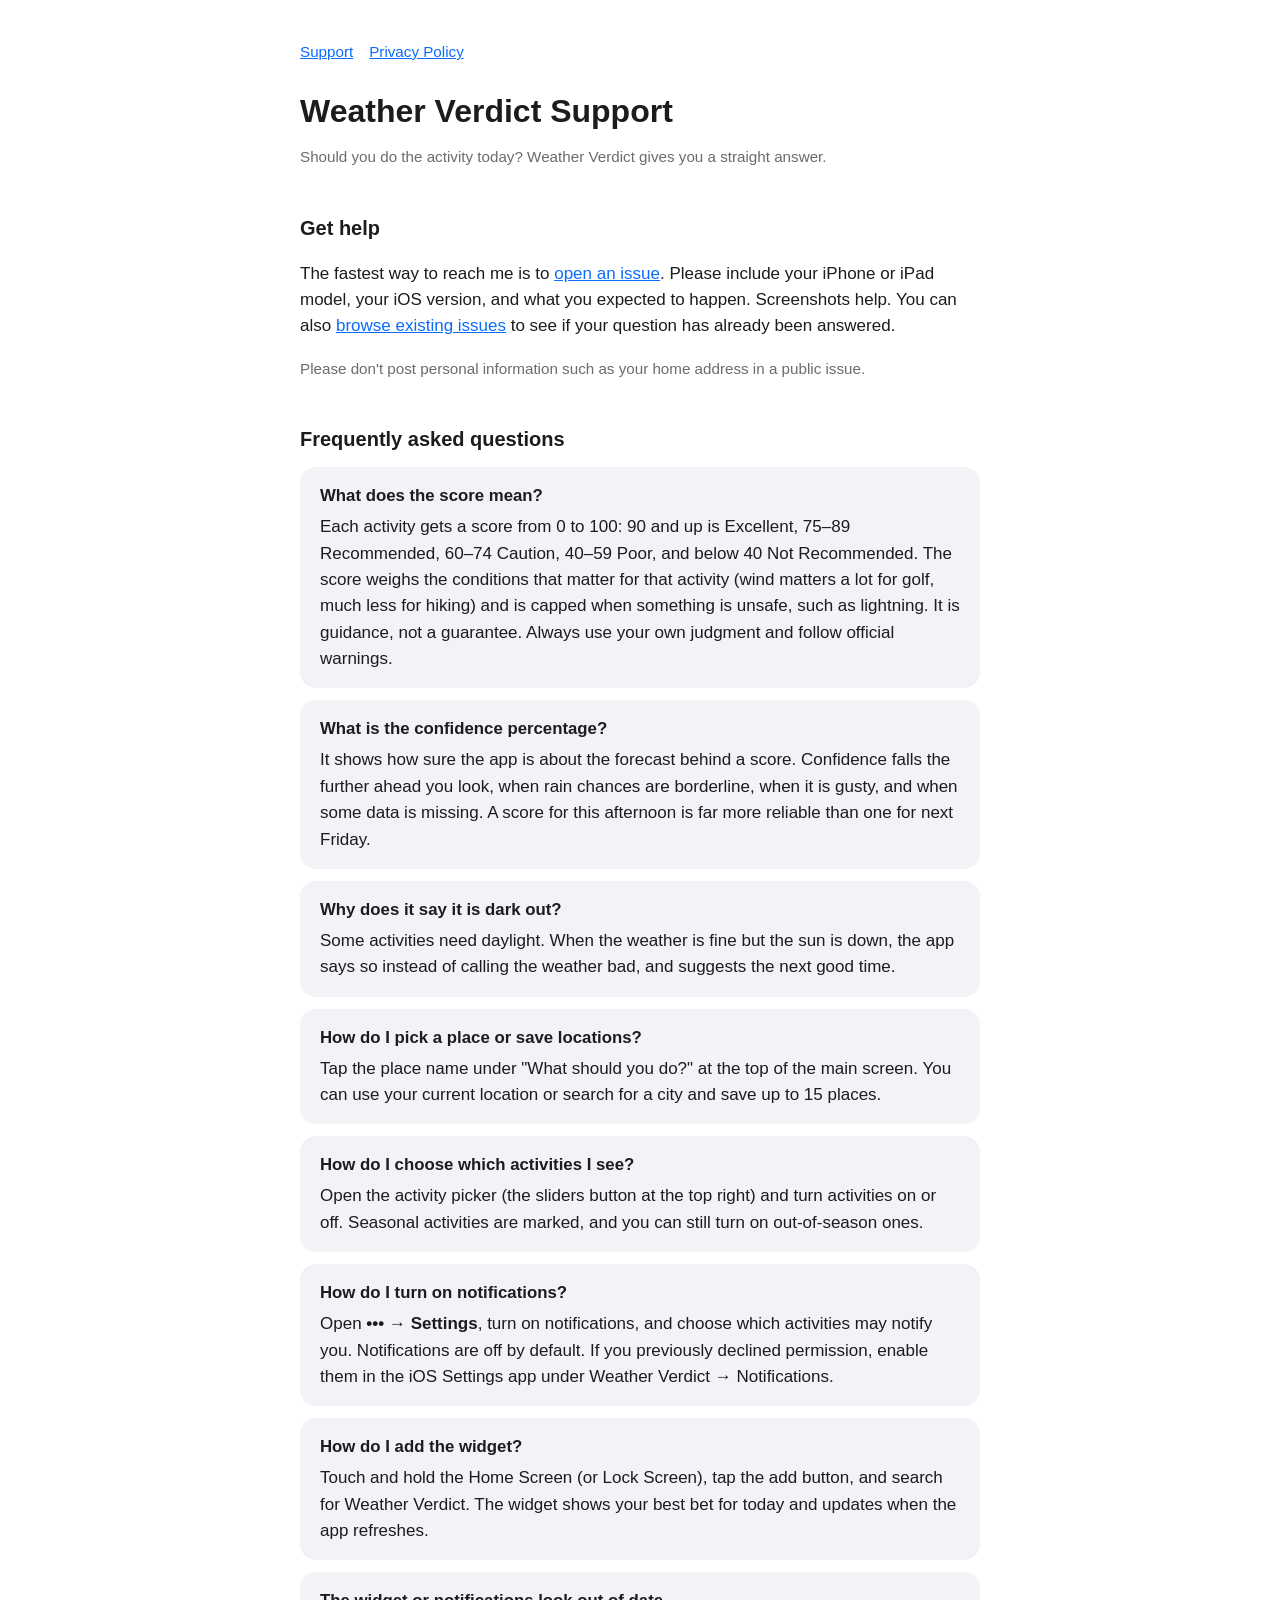
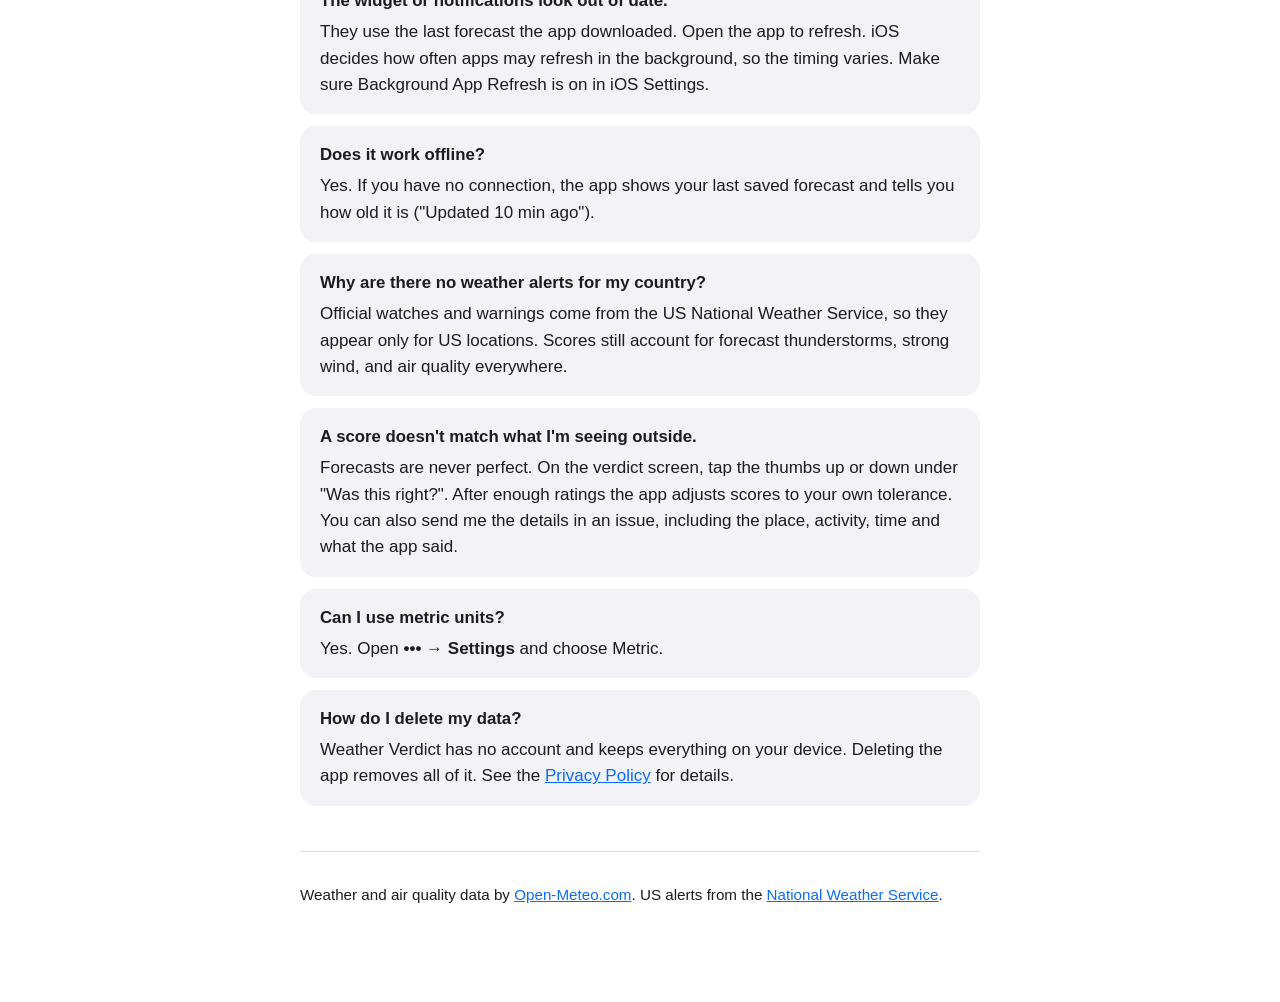
<file: index.html>
<!doctype html>
<html lang="en">
<head>
<meta charset="utf-8">
<meta name="viewport" content="width=device-width, initial-scale=1">
<title>Weather Verdict Support</title>
<meta name="description" content="Help and support for Weather Verdict, the app that tells you whether the weather suits your activity.">
<link rel="stylesheet" href="style.css">
</head>
<body>
<main>
<nav><a href="index.html">Support</a><a href="privacy.html">Privacy Policy</a></nav>

<h1>Weather Verdict Support</h1>
<p class="muted">Should you do the activity today? Weather Verdict gives you a straight answer.</p>

<h2>Get help</h2>
<p>The fastest way to reach me is to
<a href="https://github.com/TMcBuilds/weatherverdict-support/issues/new">open an issue</a>.
Please include your iPhone or iPad model, your iOS version, and what you expected to happen. Screenshots help.
You can also <a href="https://github.com/TMcBuilds/weatherverdict-support/issues">browse existing issues</a>
to see if your question has already been answered.</p>
<p class="muted">Please don't post personal information such as your home address in a public issue.</p>

<h2>Frequently asked questions</h2>

<div class="card"><h3>What does the score mean?</h3>
<p>Each activity gets a score from 0 to 100: 90 and up is Excellent, 75–89 Recommended, 60–74 Caution,
40–59 Poor, and below 40 Not Recommended. The score weighs the conditions that matter for that activity
(wind matters a lot for golf, much less for hiking) and is capped when something is unsafe, such as lightning.
It is guidance, not a guarantee. Always use your own judgment and follow official warnings.</p></div>

<div class="card"><h3>What is the confidence percentage?</h3>
<p>It shows how sure the app is about the forecast behind a score. Confidence falls the further ahead you look,
when rain chances are borderline, when it is gusty, and when some data is missing. A score for this afternoon
is far more reliable than one for next Friday.</p></div>

<div class="card"><h3>Why does it say it is dark out?</h3>
<p>Some activities need daylight. When the weather is fine but the sun is down, the app says so instead of
calling the weather bad, and suggests the next good time.</p></div>

<div class="card"><h3>How do I pick a place or save locations?</h3>
<p>Tap the place name under "What should you do?" at the top of the main screen. You can use your current
location or search for a city and save up to 15 places.</p></div>

<div class="card"><h3>How do I choose which activities I see?</h3>
<p>Open the activity picker (the sliders button at the top right) and turn activities on or off. Seasonal
activities are marked, and you can still turn on out-of-season ones.</p></div>

<div class="card"><h3>How do I turn on notifications?</h3>
<p>Open <strong>•••</strong> → <strong>Settings</strong>, turn on notifications, and choose which activities
may notify you. Notifications are off by default. If you previously declined permission, enable them in
the iOS Settings app under Weather Verdict → Notifications.</p></div>

<div class="card"><h3>How do I add the widget?</h3>
<p>Touch and hold the Home Screen (or Lock Screen), tap the add button, and search for Weather Verdict. The
widget shows your best bet for today and updates when the app refreshes.</p></div>

<div class="card"><h3>The widget or notifications look out of date.</h3>
<p>They use the last forecast the app downloaded. Open the app to refresh. iOS decides how often apps may
refresh in the background, so the timing varies. Make sure Background App Refresh is on in iOS Settings.</p></div>

<div class="card"><h3>Does it work offline?</h3>
<p>Yes. If you have no connection, the app shows your last saved forecast and tells you how old it is
("Updated 10 min ago").</p></div>

<div class="card"><h3>Why are there no weather alerts for my country?</h3>
<p>Official watches and warnings come from the US National Weather Service, so they appear only for
US locations. Scores still account for forecast thunderstorms, strong wind, and air quality everywhere.</p></div>

<div class="card"><h3>A score doesn't match what I'm seeing outside.</h3>
<p>Forecasts are never perfect. On the verdict screen, tap the thumbs up or down under "Was this right?".
After enough ratings the app adjusts scores to your own tolerance. You can also send me the details in an issue,
including the place, activity, time and what the app said.</p></div>

<div class="card"><h3>Can I use metric units?</h3>
<p>Yes. Open <strong>•••</strong> → <strong>Settings</strong> and choose Metric.</p></div>

<div class="card"><h3>How do I delete my data?</h3>
<p>Weather Verdict has no account and keeps everything on your device. Deleting the app removes all of it.
See the <a href="privacy.html">Privacy Policy</a> for details.</p></div>

<footer class="muted">
<p>Weather and air quality data by <a href="https://open-meteo.com/">Open-Meteo.com</a>. US alerts from the
<a href="https://www.weather.gov/">National Weather Service</a>.</p>
</footer>
</main>
</body>
</html>
</file>
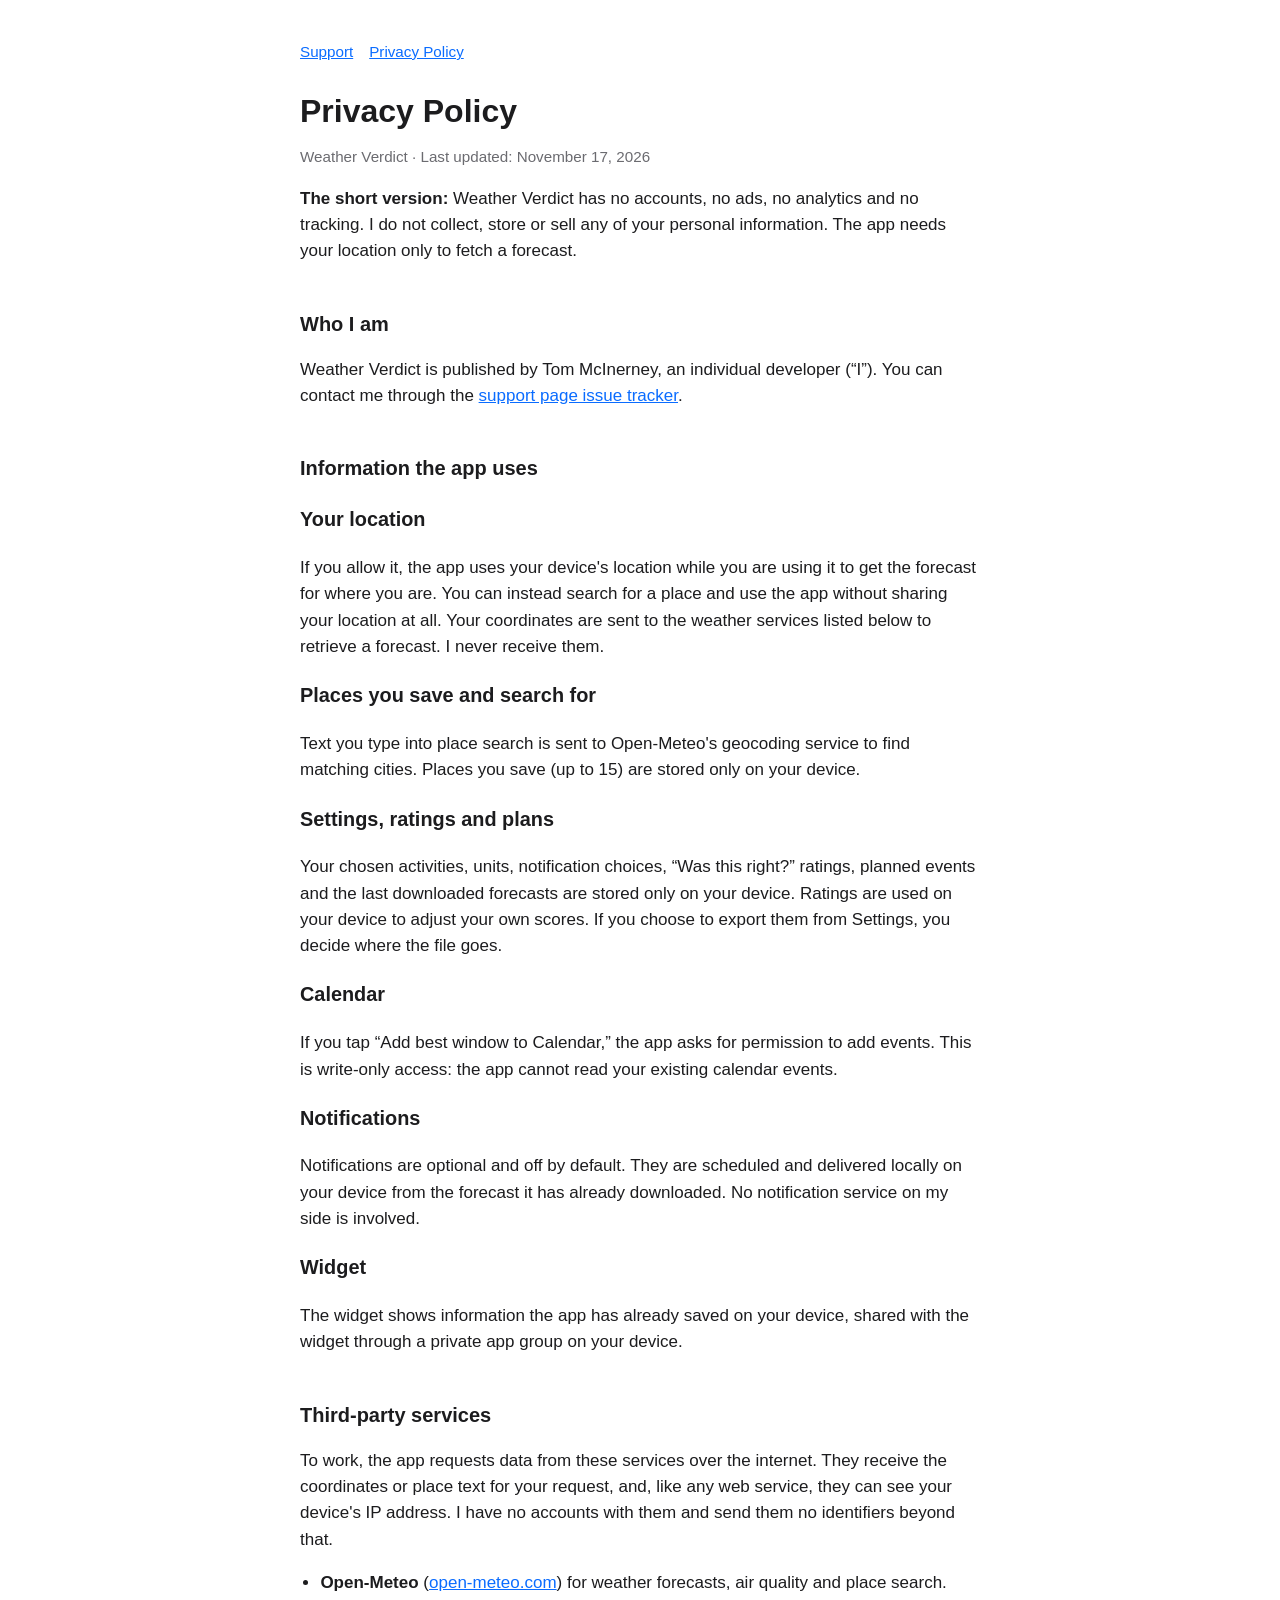
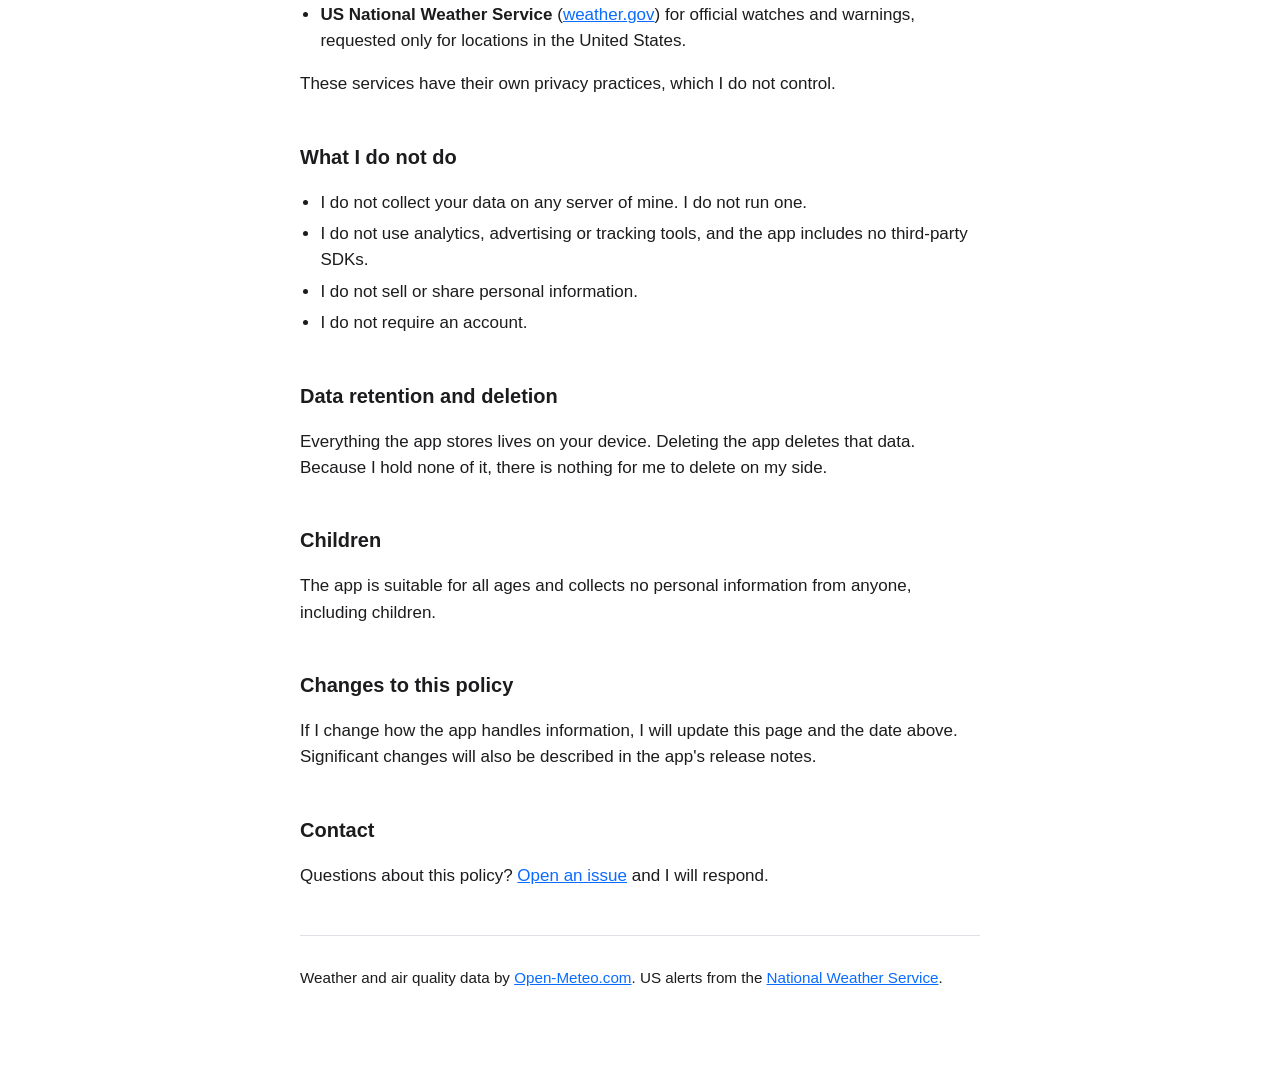
<file: privacy.html>
<!doctype html>
<html lang="en">
<head>
<meta charset="utf-8">
<meta name="viewport" content="width=device-width, initial-scale=1">
<title>Weather Verdict Privacy Policy</title>
<meta name="description" content="Privacy policy for the Weather Verdict app.">
<link rel="stylesheet" href="style.css">
</head>
<body>
<main>
<nav><a href="index.html">Support</a><a href="privacy.html">Privacy Policy</a></nav>

<h1>Privacy Policy</h1>
<p class="muted">Weather Verdict &middot; Last updated: November 17, 2026</p>

<p><strong>The short version:</strong> Weather Verdict has no accounts, no ads, no analytics and no tracking.
I do not collect, store or sell any of your personal information. The app needs your location only to
fetch a forecast.</p>

<h2>Who I am</h2>
<p>Weather Verdict is published by Tom McInerney, an individual developer (&ldquo;I&rdquo;). You can contact me
through the <a href="https://github.com/TMcBuilds/weatherverdict-support/issues">support page issue tracker</a>.</p>

<h2>Information the app uses</h2>

<h3>Your location</h3>
<p>If you allow it, the app uses your device's location while you are using it to get the forecast for where
you are. You can instead search for a place and use the app without sharing your location at all. Your
coordinates are sent to the weather services listed below to retrieve a forecast. I never receive them.</p>

<h3>Places you save and search for</h3>
<p>Text you type into place search is sent to Open-Meteo's geocoding service to find matching cities. Places you
save (up to 15) are stored only on your device.</p>

<h3>Settings, ratings and plans</h3>
<p>Your chosen activities, units, notification choices, &ldquo;Was this right?&rdquo; ratings, planned events and
the last downloaded forecasts are stored only on your device. Ratings are used on your device to adjust your own
scores. If you choose to export them from Settings, you decide where the file goes.</p>

<h3>Calendar</h3>
<p>If you tap &ldquo;Add best window to Calendar,&rdquo; the app asks for permission to add events. This is
write-only access: the app cannot read your existing calendar events.</p>

<h3>Notifications</h3>
<p>Notifications are optional and off by default. They are scheduled and delivered locally on your device from
the forecast it has already downloaded. No notification service on my side is involved.</p>

<h3>Widget</h3>
<p>The widget shows information the app has already saved on your device, shared with the widget through a private
app group on your device.</p>

<h2>Third-party services</h2>
<p>To work, the app requests data from these services over the internet. They receive the coordinates or place
text for your request, and, like any web service, they can see your device's IP address. I have no accounts with
them and send them no identifiers beyond that.</p>
<ul>
<li><strong>Open-Meteo</strong> (<a href="https://open-meteo.com/en/terms">open-meteo.com</a>) for weather forecasts,
air quality and place search.</li>
<li><strong>US National Weather Service</strong> (<a href="https://www.weather.gov/privacy">weather.gov</a>) for
official watches and warnings, requested only for locations in the United States.</li>
</ul>
<p>These services have their own privacy practices, which I do not control.</p>

<h2>What I do not do</h2>
<ul>
<li>I do not collect your data on any server of mine. I do not run one.</li>
<li>I do not use analytics, advertising or tracking tools, and the app includes no third-party SDKs.</li>
<li>I do not sell or share personal information.</li>
<li>I do not require an account.</li>
</ul>

<h2>Data retention and deletion</h2>
<p>Everything the app stores lives on your device. Deleting the app deletes that data. Because I hold none of it,
there is nothing for me to delete on my side.</p>

<h2>Children</h2>
<p>The app is suitable for all ages and collects no personal information from anyone, including children.</p>

<h2>Changes to this policy</h2>
<p>If I change how the app handles information, I will update this page and the date above. Significant changes
will also be described in the app's release notes.</p>

<h2>Contact</h2>
<p>Questions about this policy? <a href="https://github.com/TMcBuilds/weatherverdict-support/issues/new">Open an issue</a>
and I will respond.</p>

<footer class="muted">
<p>Weather and air quality data by <a href="https://open-meteo.com/">Open-Meteo.com</a>. US alerts from the
<a href="https://www.weather.gov/">National Weather Service</a>.</p>
</footer>
</main>
</body>
</html>
</file>
<file: style.css>
:root { --bg:#ffffff; --fg:#1c1c1e; --muted:#6b6b70; --card:#f2f2f7; --accent:#0a6cff; --line:#e0e0e6; }
@media (prefers-color-scheme: dark) {
  :root { --bg:#000000; --fg:#f2f2f7; --muted:#9a9aa0; --card:#1c1c1e; --accent:#4b9bff; --line:#2c2c2e; }
}
* { box-sizing: border-box; }
body { margin:0; background:var(--bg); color:var(--fg);
  font:17px/1.55 -apple-system, BlinkMacSystemFont, "SF Pro Text", "Helvetica Neue", Arial, sans-serif; }
main { max-width:720px; margin:0 auto; padding:40px 20px 80px; }
h1 { font-size:2rem; line-height:1.2; margin:0 0 4px; }
h2 { font-size:1.25rem; margin:2.2em 0 .4em; }
p, li { color:var(--fg); }
.muted { color:var(--muted); font-size:.95rem; }
a { color:var(--accent); }
ul { padding-left:1.2em; }
li { margin:.3em 0; }
.card { background:var(--card); border-radius:16px; padding:16px 20px; margin:12px 0; }
.card h3 { margin:0 0 .3em; font-size:1.05rem; }
.card p { margin:0; }
nav { margin-bottom:28px; font-size:.95rem; }
nav a { margin-right:16px; }
footer { margin-top:3em; padding-top:1em; border-top:1px solid var(--line); }
</file>
